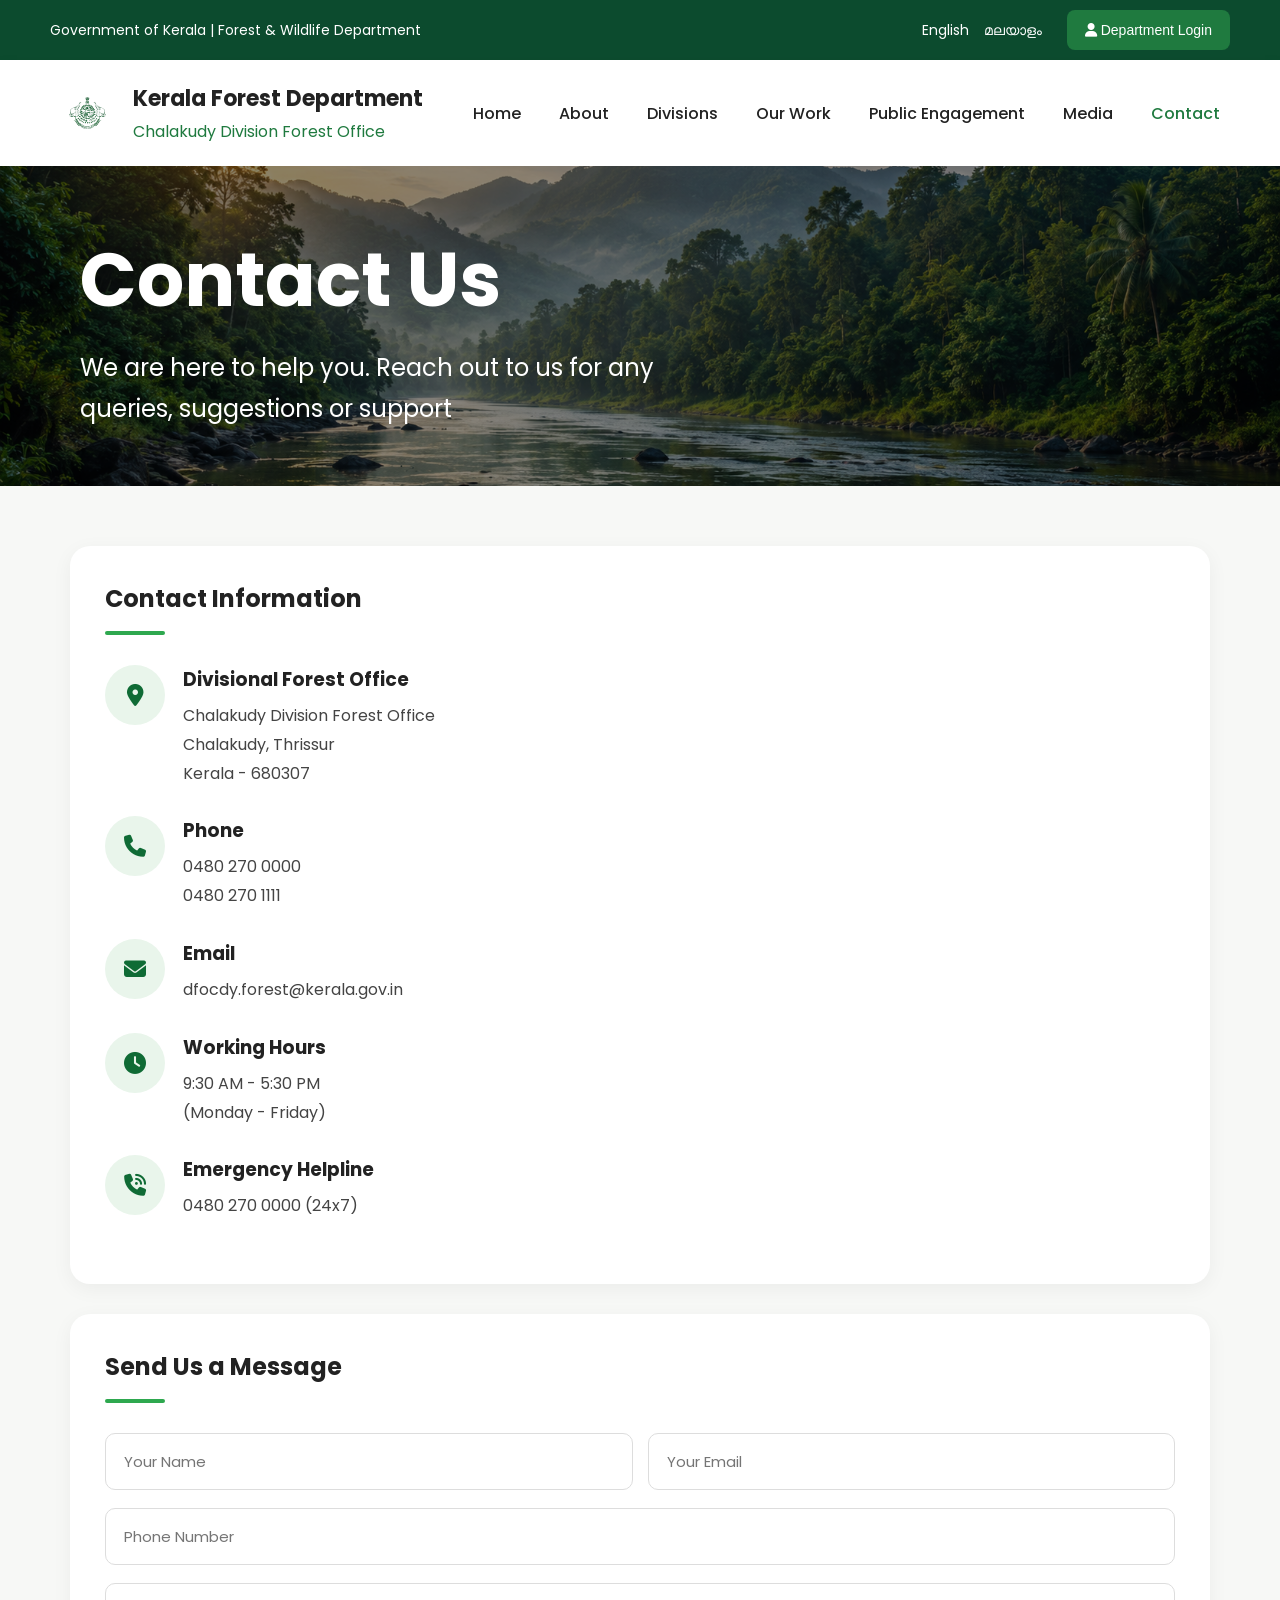
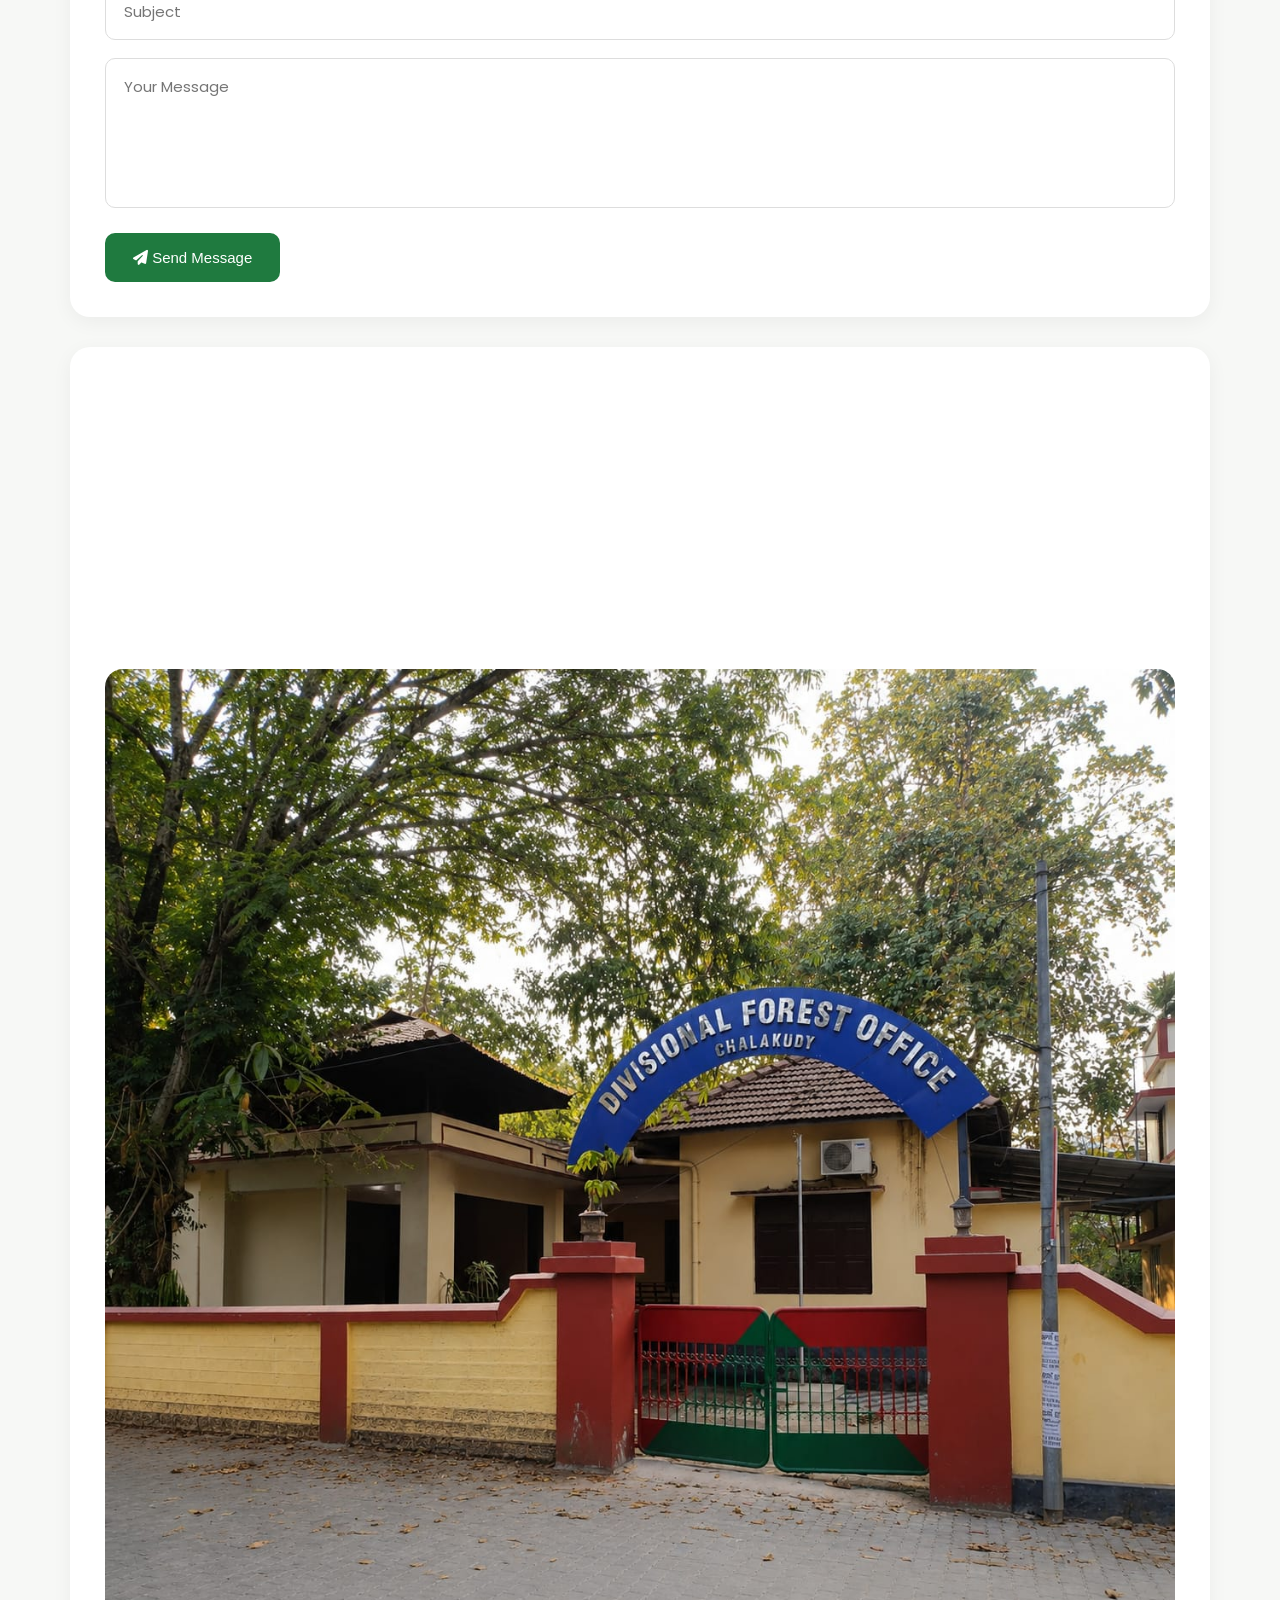
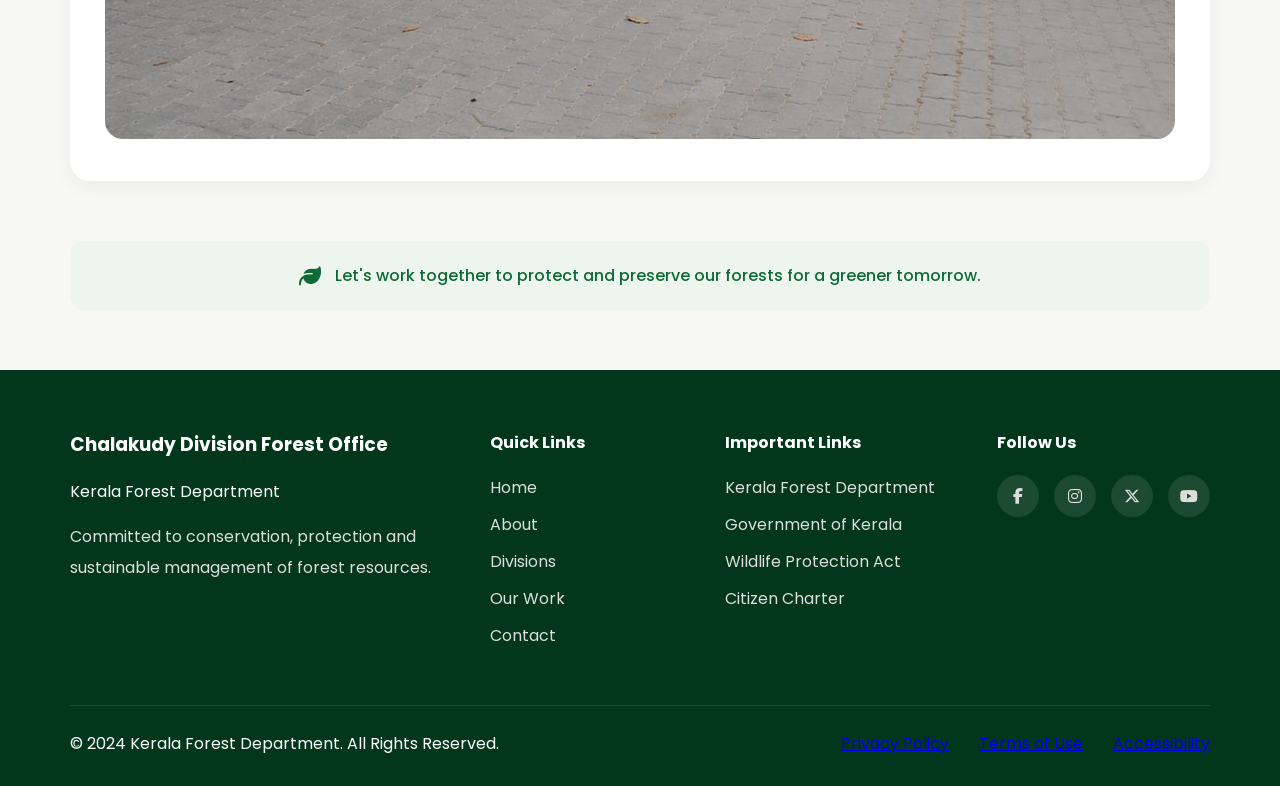
<file: pages/contact.html>
<!-- contact.html -->

<!DOCTYPE html>
<html lang="en">

<head>

    <meta charset="UTF-8">
    <meta name="viewport" content="width=device-width, initial-scale=1.0">

    <title>Contact Us - Chalakudy Division</title>

    <link rel="stylesheet" href="../css/contact.css">

    <!-- GOOGLE FONT -->
    <link rel="preconnect" href="https://fonts.googleapis.com">
    <link rel="preconnect" href="https://fonts.gstatic.com" crossorigin>

    <link href="https://fonts.googleapis.com/css2?family=Poppins:wght@300;400;500;600;700;800&display=swap"
        rel="stylesheet">

    <!-- FONT AWESOME -->
    <link rel="stylesheet"
        href="https://cdnjs.cloudflare.com/ajax/libs/font-awesome/6.5.1/css/all.min.css">

</head>

<body>



    <!-- TOP BAR -->

    <div class="top-bar">

        <div class="top-left">
            Government of Kerala | Forest & Wildlife Department
        </div>


        <div class="top-right">

            <div class="language-switcher">

                <a href="#">English</a>
                <a href="#">മലയാളം</a>

            </div>


            <a href="login.html">

                <button class="login-btn">

                    <i class="fa-solid fa-user"></i>
                    Department Login

                </button>

            </a>

        </div>

    </div>





    <!-- NAVBAR -->

    <header class="navbar">

        <div class="logo-section">

            <img src="../images/Logo_of_Kerala_Forest_Department.png" alt="logo">


            <div>

                <h2>Kerala Forest Department</h2>

                <p>Chalakudy Division Forest Office</p>

            </div>

        </div>



        <nav>

            <a href="../index.html">Home</a>
            <a href="about.html">About</a>
            <a href="#">Divisions</a>
            <a href="#">Our Work</a>
            <a href="#">Public Engagement</a>
            <a href="#">Media</a>
            <a href="#" class="active">Contact</a>

        </nav>

    </header>






    <!-- CONTACT HERO -->

    <section class="contact-hero">

        <div class="overlay"></div>

        <div class="hero-content">

            <h1>Contact Us</h1>

            <p>
                We are here to help you.
                Reach out to us for any queries,
                suggestions or support
            </p>

        </div>

    </section>







    <!-- CONTACT SECTION -->

    <section class="contact-section">


        <!-- LEFT SIDE -->

        <div class="contact-info-box">

            <h2>Contact Information</h2>

            <div class="green-line"></div>



            <div class="info-item">

                <div class="icon-circle">
                    <i class="fa-solid fa-location-dot"></i>
                </div>

                <div>

                    <h3>Divisional Forest Office</h3>

                    <p>
                        Chalakudy Division Forest Office<br>
                        Chalakudy, Thrissur<br>
                        Kerala - 680307
                    </p>

                </div>

            </div>




            <div class="info-item">

                <div class="icon-circle">
                    <i class="fa-solid fa-phone"></i>
                </div>

                <div>

                    <h3>Phone</h3>

                    <p>
                        0480 270 0000<br>
                        0480 270 1111
                    </p>

                </div>

            </div>





            <div class="info-item">

                <div class="icon-circle">
                    <i class="fa-solid fa-envelope"></i>
                </div>

                <div>

                    <h3>Email</h3>

                    <p>
                        dfocdy.forest@kerala.gov.in
                    </p>

                </div>

            </div>





            <div class="info-item">

                <div class="icon-circle">
                    <i class="fa-solid fa-clock"></i>
                </div>

                <div>

                    <h3>Working Hours</h3>

                    <p>
                        9:30 AM - 5:30 PM<br>
                        (Monday - Friday)
                    </p>

                </div>

            </div>





            <div class="info-item">

                <div class="icon-circle">
                    <i class="fa-solid fa-phone-volume"></i>
                </div>

                <div>

                    <h3>Emergency Helpline</h3>

                    <p>
                        0480 270 0000 (24x7)
                    </p>

                </div>

            </div>

        </div>






        <!-- CENTER FORM -->

        <div class="contact-form-box">

            <h2>Send Us a Message</h2>

            <div class="green-line"></div>


            <form id="contactForm">

                <div class="form-row">

                    <input type="text" placeholder="Your Name" required>

                    <input type="email" placeholder="Your Email" required>

                </div>


                <input type="text" placeholder="Phone Number">

                <input type="text" placeholder="Subject">

                <textarea placeholder="Your Message"></textarea>


                <button type="submit">

                    <i class="fa-solid fa-paper-plane"></i>
                    Send Message

                </button>

            </form>

        </div>








        <!-- RIGHT SIDE -->

        <div class="contact-right">


            <!-- MAP -->

            <div class="map-box">

                <iframe
                    src="https://www.google.com/maps?q=Chalakudy&t=&z=13&ie=UTF8&iwloc=&output=embed"
                    allowfullscreen=""
                    loading="lazy">
                </iframe>

            </div>




            <!-- OFFICE IMAGE -->

            <div class="office-image">

                <img src="../images/office.jpeg" alt="forest office">

            </div>

        </div>

    </section>








    <!-- QUOTE -->

    <section class="bottom-quote">

        <i class="fa-solid fa-leaf"></i>

        <p>
            Let's work together to protect and preserve
            our forests for a greener tomorrow.
        </p>

    </section>








    <!-- FOOTER -->

    <footer>

        <div class="footer-container">



            <div>

                <h3>Chalakudy Division Forest Office</h3>

                <p>
                    Kerala Forest Department
                </p>

                <p class="footer-text">
                    Committed to conservation,
                    protection and sustainable
                    management of forest resources.
                </p>

            </div>





            <div>

                <h4>Quick Links</h4>

                <a href="../index.html">Home</a>
                <a href="about.html">About</a>
                <a href="#">Divisions</a>
                <a href="#">Our Work</a>
                <a href="#">Contact</a>

            </div>






            <div>

                <h4>Important Links</h4>

                <a href="#">Kerala Forest Department</a>
                <a href="#">Government of Kerala</a>
                <a href="#">Wildlife Protection Act</a>
                <a href="#">Citizen Charter</a>

            </div>






            <div>

                <h4>Follow Us</h4>

                <div class="social-icons">

                    <a href="#"><i class="fa-brands fa-facebook-f"></i></a>

                    <a href="#"><i class="fa-brands fa-instagram"></i></a>

                    <a href="#"><i class="fa-brands fa-x-twitter"></i></a>

                    <a href="#"><i class="fa-brands fa-youtube"></i></a>

                </div>

            </div>

        </div>



        <div class="footer-bottom">

            <p>
                © 2024 Kerala Forest Department. All Rights Reserved.
            </p>


            <div class="footer-links">

                <a href="#">Privacy Policy</a>
                <a href="#">Terms of Use</a>
                <a href="#">Accessibility</a>

            </div>

        </div>

    </footer>



    <script src="../js/contact.js"></script>

</body>

</html>
</file>
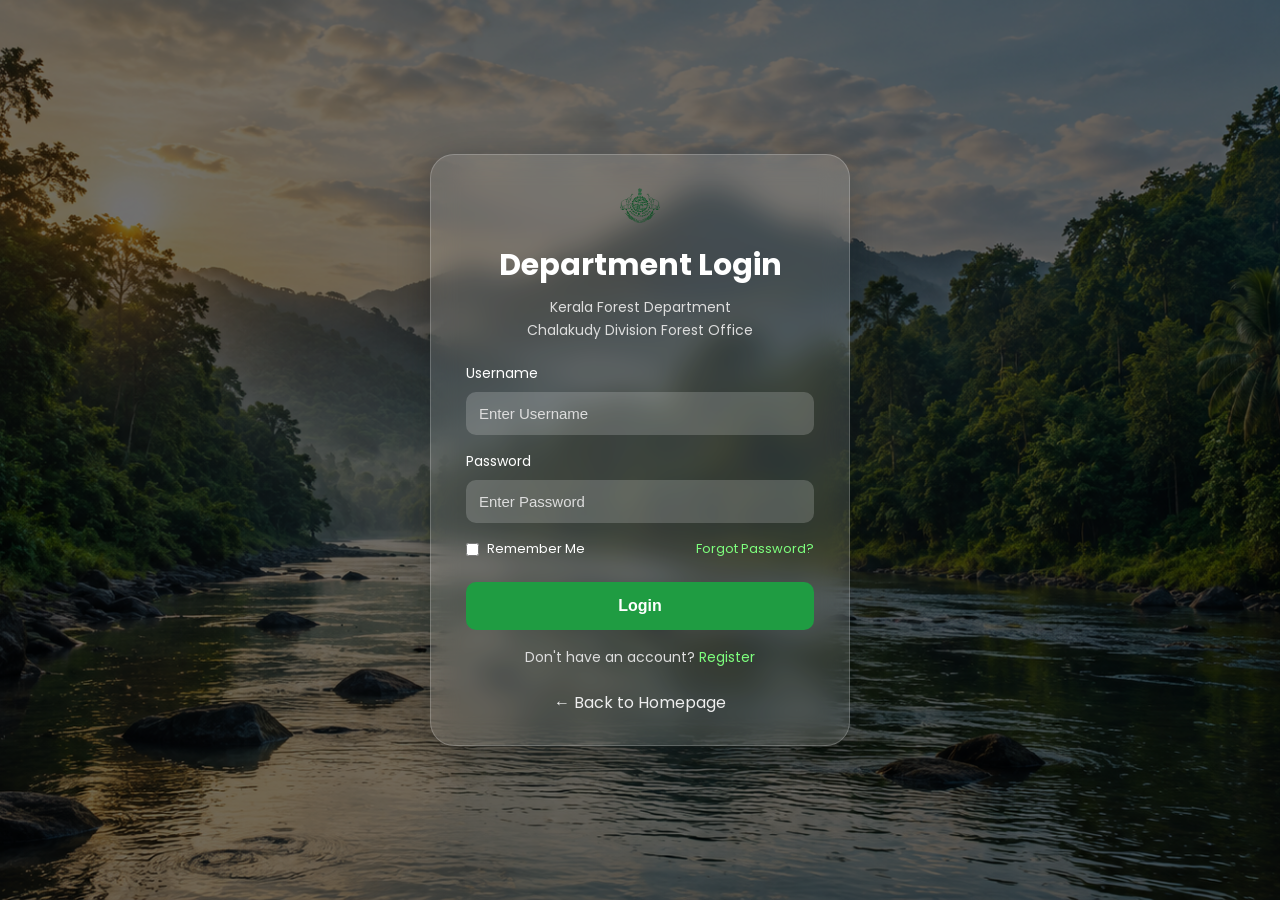
<file: pages/login.html>
<!DOCTYPE html>
<html lang="en">
<head>
  <meta charset="UTF-8">
  <meta name="viewport" content="width=device-width, initial-scale=1.0">

  <title>Department Login</title>

  <link rel="stylesheet" href="../css/login.css">

  <link rel="preconnect" href="https://fonts.googleapis.com">
  <link rel="preconnect" href="https://fonts.gstatic.com" crossorigin>

  <link href="https://fonts.googleapis.com/css2?family=Poppins:wght@300;400;500;600;700&display=swap" rel="stylesheet">
</head>

<body>

  <div class="login-container">

    <div class="overlay"></div>

    <div class="login-box">

      <div class="logo-section">
        <img src="../images/Logo_of_Kerala_Forest_Department.png" alt="">
      </div>

      <h1>Department Login</h1>

      <p>
        Kerala Forest Department <br>
        Chalakudy Division Forest Office
      </p>

      <form id="loginForm">

        <div class="input-group">
          <label>Username</label>
          <input type="text" placeholder="Enter Username" required>
        </div>

        <div class="input-group">
          <label>Password</label>
          <input type="password" placeholder="Enter Password" required>
        </div>

        <div class="remember-section">

          <div class="remember">
            <input type="checkbox">
            <span>Remember Me</span>
          </div>

          <a href="#">Forgot Password?</a>

        </div>

        <button type="submit" class="main-login-btn">
          Login
        </button>

      </form>

      <div class="register-link">
        <p>
          Don't have an account?
          <a href="register.html">Register</a>
        </p>
      </div>

      <div class="back-home">
        <a href="../index.html">← Back to Homepage</a>
      </div>

    </div>

  </div>

  <script src="../js/login.js"></script>

</body>
</html>
</file>
<file: css/contact.css>
/* contact.css */

*{
    margin:0;
    padding:0;
    box-sizing:border-box;
}

body{
    font-family:'Poppins',sans-serif;
    background:#f7f8f6;
    color:#222;
}



/* TOP BAR */

.top-bar{
  background:#0c4b2e;
  color:white;
  padding:10px 50px;

  display:flex;
  justify-content:space-between;
  align-items:center;

  font-size:14px;
}

.top-right{
    display:flex;
    align-items:center;
    gap:25px;
}

.language-switcher{
    display:flex;
    gap:15px;
}

.language-switcher a{
    color:white;
    text-decoration:none;
}

.login-btn{
    background:#1f7a3f;
    color:white;

    border:none;

    padding:12px 18px;

    border-radius:8px;

    cursor:pointer;

    font-size:14px;
    font-weight:500;

    transition:0.3s;
}

.login-btn:hover{
    background:#2ea84f;
}





/* NAVBAR */

.navbar{
    background:white;

    display:flex;
    justify-content:space-between;
    align-items:center;

    padding:22px 60px;

    box-shadow:0 2px 10px rgba(0,0,0,0.05);
}

.logo-section{
    display:flex;
    align-items:center;
    gap:18px;
}

.logo-section img{
    width:55px;
}

.logo-section h2{
    font-size:22px;
    font-weight:700;
}

.logo-section p{
    color:#1f7a3f;
    margin-top:4px;
}

nav{
    display:flex;
    gap:38px;
}

nav a{
    text-decoration:none;
    color:#222;

    font-weight:500;

    transition:0.3s;
}

nav a:hover{
    color:#1f7a3f;
}

nav .active{
    color:#1f7a3f;
}





/* HERO */

.contact-hero{
    height:320px;

    background-image:url('../images/chalakudyriver.png');

    background-size:cover;
    background-position:center;

    position:relative;

    display:flex;
    align-items:center;
}

.overlay{
    position:absolute;
    inset:0;

    background:rgba(0,0,0,0.45);
}

.hero-content{
    position:relative;

    z-index:2;

    color:white;

    padding-left:80px;
}

.hero-content h1{
    font-size:75px;
    margin-bottom:12px;
}

.hero-content p{
    font-size:24px;
    line-height:1.7;

    max-width:650px;
}





/* CONTACT SECTION */

.contact-section{
    padding:60px 70px;

    display:grid;
    grid-template-columns:1fr 1.4fr 1fr;

    gap:30px;
}

.contact-info-box,
.contact-form-box,
.contact-right{
    background:white;

    border-radius:20px;

    padding:35px;

    box-shadow:0 5px 20px rgba(0,0,0,0.05);
}

.green-line{
    width:60px;
    height:4px;

    background:#2ea84f;

    border-radius:10px;

    margin:15px 0 30px;
}

.info-item{
    display:flex;
    gap:18px;

    margin-bottom:28px;
}

.icon-circle{
    width:60px;
    height:60px;

    border-radius:50%;

    background:#e9f5eb;

    display:flex;
    justify-content:center;
    align-items:center;

    flex-shrink:0;
}

.icon-circle i{
    color:#0f6b35;
    font-size:22px;
}

.info-item h3{
    margin-bottom:8px;
}

.info-item p{
    line-height:1.8;
    color:#444;
}





/* FORM */

.form-row{
    display:flex;
    gap:15px;
}

.contact-form-box form input,
.contact-form-box form textarea{
    width:100%;

    padding:16px 18px;

    border:1px solid #ddd;

    border-radius:10px;

    margin-bottom:18px;

    font-family:'Poppins',sans-serif;
    font-size:15px;

    outline:none;
}

.contact-form-box form textarea{
    height:150px;
    resize:none;
}

.contact-form-box form input:focus,
.contact-form-box form textarea:focus{
    border-color:#1f7a3f;
}

.contact-form-box button{
    background:#1f7a3f;
    color:white;

    border:none;

    padding:16px 28px;

    border-radius:10px;

    cursor:pointer;

    font-size:15px;
    font-weight:500;

    transition:0.3s;
}

.contact-form-box button:hover{
    background:#2ea84f;
}





/* MAP */

.map-box iframe{
    width:100%;
    height:260px;

    border:none;

    border-radius:18px;
}

.office-image{
    margin-top:20px;
}

.office-image img{
    width:100%;
    border-radius:18px;
}





/* QUOTE */

.bottom-quote{
    background:#edf5ee;

    margin:0 70px 60px;

    padding:22px;

    border-radius:14px;

    display:flex;
    justify-content:center;
    align-items:center;
    gap:14px;

    color:#0f6b35;

    font-weight:500;
}

.bottom-quote i{
    font-size:22px;
}





/* FOOTER */

footer{
    background:#03371b;
    color:white;

    padding:60px 70px 30px;
}

.footer-container{
    display:grid;
    grid-template-columns:2fr 1fr 1.2fr 1fr;

    gap:50px;
}

.footer-text{
    margin-top:18px;
    line-height:1.9;
    color:#ddd;
}

.footer-container h4,
.footer-container h3{
    margin-bottom:20px;
}

.footer-container a{
    display:block;

    margin-bottom:12px;

    color:#ddd;

    text-decoration:none;

    transition:0.3s;
}

.footer-container a:hover{
    color:#8eff8e;
}

.social-icons{
    display:flex;
    gap:15px;
}

.social-icons a{
    width:42px;
    height:42px;

    border-radius:50%;

    background:rgba(255,255,255,0.1);

    display:flex;
    justify-content:center;
    align-items:center;
}

.footer-bottom{
    margin-top:45px;

    padding-top:25px;

    border-top:1px solid rgba(255,255,255,0.1);

    display:flex;
    justify-content:space-between;
    align-items:center;
}

.footer-links{
    display:flex;
    gap:30px;
}





/* RESPONSIVE */

@media(max-width:1300px){

    .contact-section{
        grid-template-columns:1fr;
    }

}



@media(max-width:900px){

    .navbar{
        flex-direction:column;
        gap:30px;
    }

    nav{
        flex-wrap:wrap;
        justify-content:center;
    }

    .hero-content{
        padding:40px;
    }

    .hero-content h1{
        font-size:50px;
    }

    .hero-content p{
        font-size:18px;
    }

    .form-row{
        flex-direction:column;
    }

    .footer-container{
        grid-template-columns:1fr 1fr;
    }

    .footer-bottom{
        flex-direction:column;
        gap:20px;
    }

}



@media(max-width:768px){

    .top-bar{
        flex-direction:column;
        gap:15px;
    }

    .footer-container{
        grid-template-columns:1fr;
    }

    .bottom-quote{
        margin:0 20px 40px;
        text-align:center;
    }

}
</file>
<file: css/login.css>
*{
  margin:0;
  padding:0;
  box-sizing:border-box;
}

body{
  font-family:'Poppins',sans-serif;
}

.login-container{
  width:100%;
  height:100vh;

  background-image:url('../images/chalakudyriver.png');

  background-size:cover;
  background-position:center;

  display:flex;
  justify-content:center;
  align-items:center;

  position:relative;
}

.overlay{
  position:absolute;
  inset:0;
  background:rgba(0,0,0,0.55);
}

.login-box{
  position:relative;
  z-index:10;

  width:420px;

  background:rgba(255,255,255,0.12);

  backdrop-filter:blur(14px);

  border:1px solid rgba(255,255,255,0.2);

  padding:30px 35px;

  border-radius:24px;

  box-shadow:0 10px 40px rgba(0,0,0,0.25);

  color:white;
}

.logo-section{
  text-align:center;
  margin-bottom:10px;
}

.logo-section img{
  width:60px;
}

.login-box h1{
  text-align:center;
  font-size:30px;
  margin-bottom:8px;
}

.login-box p{
  text-align:center;
  color:#ddd;
  margin-bottom:22px;
  line-height:1.6;
  font-size:14px;
}

.input-group{
  margin-bottom:16px;
}

.input-group label{
  display:block;
  margin-bottom:8px;
  font-size:14px;
}

.input-group input{
  width:100%;
  padding:13px;

  border:none;
  outline:none;

  border-radius:10px;

  background:rgba(255,255,255,0.18);

  color:white;

  font-size:15px;
}

.input-group input::placeholder{
  color:#ddd;
}

.remember-section{
  display:flex;
  justify-content:space-between;
  align-items:center;

  margin-bottom:18px;

  font-size:13px;
}

.remember{
  display:flex;
  gap:8px;
  align-items:center;
}

.remember-section a{
  color:#7eff7e;
  text-decoration:none;
}

.main-login-btn{
  width:100%;
  margin-top:5px;

  background:#1f9c42;

  border:none;

  padding:15px;

  border-radius:10px;

  color:white;

  font-size:16px;
  font-weight:600;

  cursor:pointer;

  transition:0.3s;
}

.main-login-btn:hover{
  background:#157532;
  transform:translateY(-2px);
}

.register-link{
  text-align:center;
  margin-top:16px;
}

.register-link a{
  color:#7eff7e;
  text-decoration:none;
}

.back-home{
  margin-top:18px;
  text-align:center;
}

.back-home a{
  color:#eee;
  text-decoration:none;
}

.back-home a:hover{
  color:#7eff7e;
}

@media(max-width:500px){

  .login-box{
    width:90%;
    padding:30px;
  }

}
</file>
